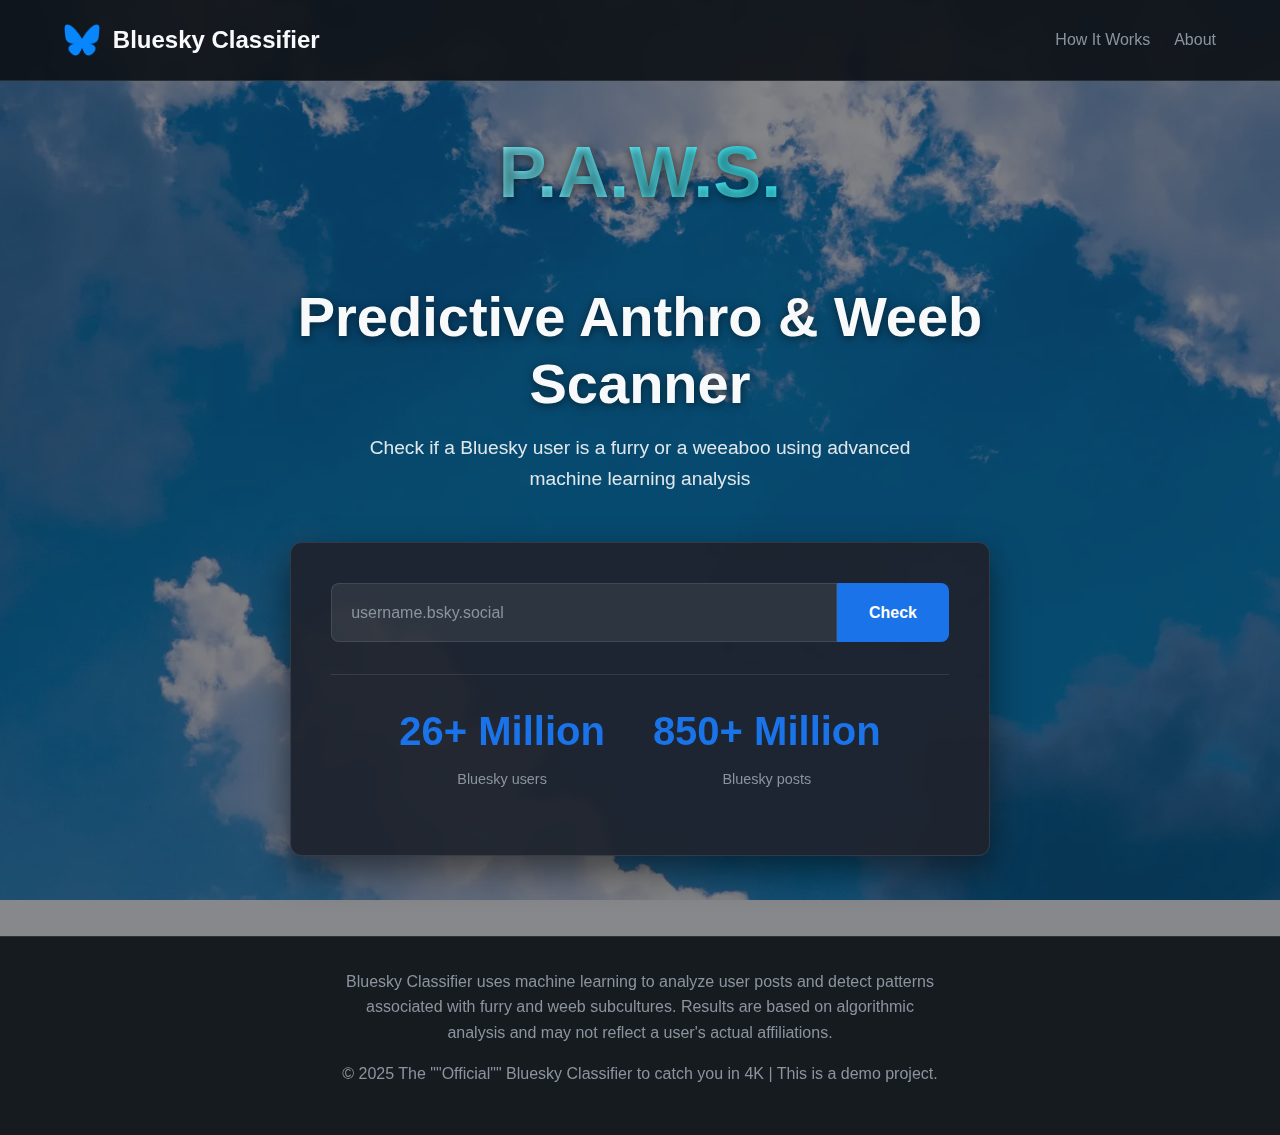
<file: www/index.html>
<!DOCTYPE html>
<html lang="en">
<head>
  <meta charset="UTF-8">
  <meta name="viewport" content="width=device-width, initial-scale=1.0">
  <title>Bluesky Classifier</title>
  <link rel="stylesheet" href="https://cdnjs.cloudflare.com/ajax/libs/font-awesome/6.7.1/css/all.min.css">
  <link rel="stylesheet" href="style.css">
</head>
<body>
  <header>
    <a href="index.html" class="logo">
    <img src="Bluesky_Logo.png" alt="Bluesky Logo" class="logo-icon">
        Bluesky Classifier
    </a>
    <nav>
      <a href="how-it-works.html">How It Works</a>
      <a href="about.html">About</a>
    </nav>
  </header>
  
  <main>
    <div class="hero">
      <h1><span>P.A.W.S.</span><br>Predictive Anthro & Weeb Scanner</h1>
      <p>Check if a Bluesky user is a furry or a weeaboo using advanced machine learning analysis</p>
    </div>
    
    <div class="classifier-container">
      <div class="input-group">
        <input type="text" id="username" placeholder="username.bsky.social">
        <button id="check-btn">Check</button>
      </div>
      
      <div class="loading" id="loading">
        <div class="spinner"></div>
        <p>Analyzing user posts with machine learning...</p>
      </div>
      
      <div class="result-container" id="result-container">
        <div class="result-header">
          <h2>Classification Results</h2>
          <p id="result-username">@username.bsky.social</p>
        </div>
        
        <div class="result-content">
          <div class="classification-card primary">
            <h3>Primary Classification</h3>
            <div class="classification-value weeb" id="primary-result">Weeb</div>
          </div>
          
          <div class="classification-card secondary">
            <h3>Secondary Classification</h3>
            <div class="classification-value furry" id="secondary-result">Slight Furry</div>
          </div>
          
          <div class="scores">
            <div class="score-item">
              <div class="score-value" id="weeb-score">0.00</div>
              <div class="score-label">Weeb Score</div>
            </div>
            <div class="score-item">
              <div class="score-value" id="furry-score">0.00</div>
              <div class="score-label">Furry Score</div>
            </div>
          </div>
        </div>
        
        <div class="new-search">
          <button id="new-search-btn">Check Another User</button>
        </div>
      </div>
      
      <div class="stats" id="stats">
        <div class="stat-item">
          <div class="stat-value" id="user-count">26+ Million</div>
          <div class="stat-label">Bluesky users</div>
        </div>
        <div class="stat-item">
          <div class="stat-value" id="post-count">850+ Million</div>
          <div class="stat-label">Bluesky posts</div>
        </div>
      </div>
    </div>
  </main>
  
  <footer>
    <div class="footer-content">
      <p>Bluesky Classifier uses machine learning to analyze user posts and detect patterns associated with furry and weeb subcultures. Results are based on algorithmic analysis and may not reflect a user's actual affiliations.</p>
      <p class="copyright">© 2025 The ""Official"" Bluesky Classifier to catch you in 4K | This is a demo project.</p>
    </div>
  </footer>

  <script src="script.js"></script>
</body>
</html>
</file>
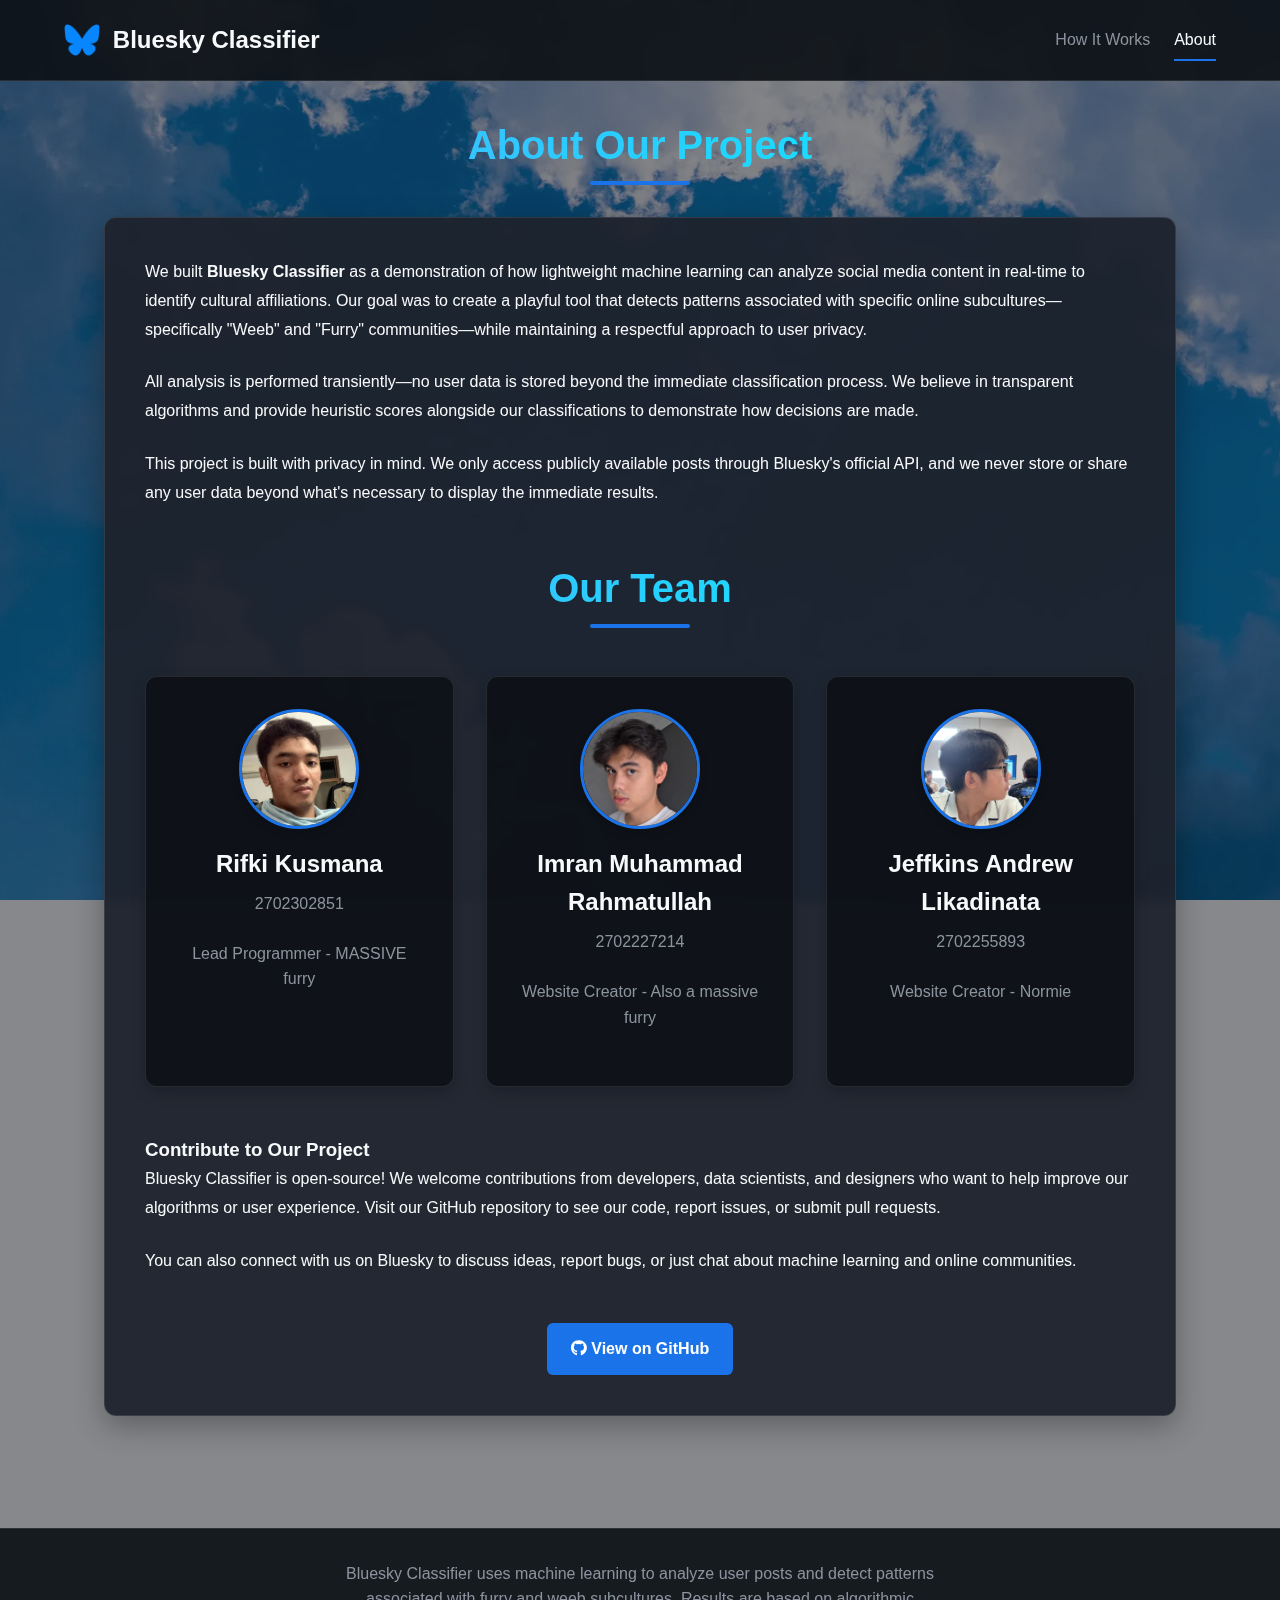
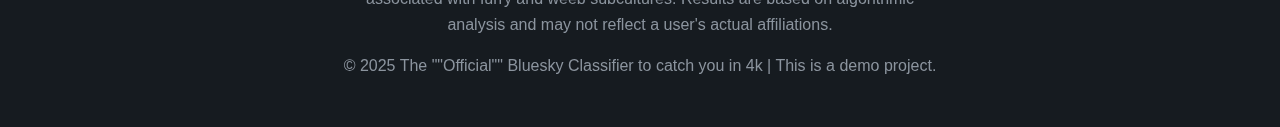
<file: www/about.html>
<!DOCTYPE html>
<html lang="en">
<head>
  <meta charset="UTF-8" />
  <meta name="viewport" content="width=device-width, initial-scale=1.0" />
  <title>About - Bluesky Classifier</title>
  <link rel="stylesheet" href="https://cdnjs.cloudflare.com/ajax/libs/font-awesome/6.4.0/css/all.min.css" />
  <link rel="stylesheet" href="style.css" />
</head>
<body>
  <header>
    <a href="index.html" class="logo">
      <img src="Bluesky_Logo.png" alt="Bluesky Logo" class="logo-icon">
      Bluesky Classifier
    </a>
    <nav>
      <a href="how-it-works.html">How It Works</a>
      <a href="about.html" class="active">About</a>
    </nav>
  </header>

  <main class="page-content">
    <section id="about">
      <h2 class="section-title">About Our Project</h2>
      
      <div class="about-content">
        <div class="about-description">
          <p>
            We built <strong>Bluesky Classifier</strong> as a demonstration of how lightweight machine learning 
            can analyze social media content in real-time to identify cultural affiliations. Our goal was to create 
            a playful tool that detects patterns associated with specific online subcultures—specifically "Weeb" 
            and "Furry" communities—while maintaining a respectful approach to user privacy.
          </p>
          <p>
            All analysis is performed transiently—no user data is stored beyond the immediate classification process. 
            We believe in transparent algorithms and provide heuristic scores alongside our classifications to 
            demonstrate how decisions are made.
          </p>
          <p>
            This project is built with privacy in mind. We only access publicly available posts through Bluesky's 
            official API, and we never store or share any user data beyond what's necessary to display the immediate results.
          </p>
        </div>
        
        <h2 class="section-title" style="margin-top: 3rem;">Our Team</h2>
        
        <div class="team-members">
          <div class="member-card">
            <img src="Rifki.jpg" alt="Rifki" class="member-photo">
            <h3>Rifki Kusmana</h3>
            <p>2702302851</p>
            <p>Lead Programmer - MASSIVE furry</p>
          </div>
          
          <div class="member-card">
            <img src="Imran.jpg" alt="Imran" class="member-photo">
            <h3>Imran Muhammad Rahmatullah</h3>
            <p>2702227214</p>
            <p>Website Creator - Also a massive furry</p>
          </div>
          
          <div class="member-card">
            <img src="Jeffkins.jpg" alt="Jeffkins" class="member-photo">
            <h3>Jeffkins Andrew Likadinata</h3>
            <p>2702255893</p>
            <p>Website Creator - Normie</p>
          </div>
        </div>
        
        <div class="about-description">
          <h3>Contribute to Our Project</h3>
          <p>
            Bluesky Classifier is open-source! We welcome contributions from developers, data scientists, 
            and designers who want to help improve our algorithms or user experience. Visit our GitHub repository 
            to see our code, report issues, or submit pull requests.
          </p>
          <p>
            You can also connect with us on Bluesky to discuss ideas, report bugs, or just chat about machine 
            learning and online communities.
          </p>
          <div style="text-align: center; margin-top: 2rem;">
            <a href="https://github.com/spamhamneggs/FinalProjectCOMP6577" class="github-button">
              <i class="fab fa-github"></i> View on GitHub
            </a>
          </div>
        </div>
      </div>
    </section>
  </main>

  <footer>
    <div class="footer-content">
      <p>
        Bluesky Classifier uses machine learning to analyze user posts and
        detect patterns associated with furry and weeb subcultures. Results
        are based on algorithmic analysis and may not reflect a user's
        actual affiliations.
      </p>
      <p class="copyright">
        © 2025 The ""Official"" Bluesky Classifier to catch you in 4k | This is a demo project.
      </p>
    </div>
  </footer>

  <script>
    // Add smooth scrolling for navigation
    document.querySelectorAll('nav a').forEach(anchor => {
      anchor.addEventListener('click', function(e) {
        if(this.getAttribute('href').startsWith('#')) {
          e.preventDefault();
          
          const targetId = this.getAttribute('href');
          const targetElement = document.querySelector(targetId);
          
          if (targetElement) {
            window.scrollTo({
              top: targetElement.offsetTop - 80,
              behavior: 'smooth'
            });
          }
        }
      });
    });
  </script>
</body>
</html>
</file>
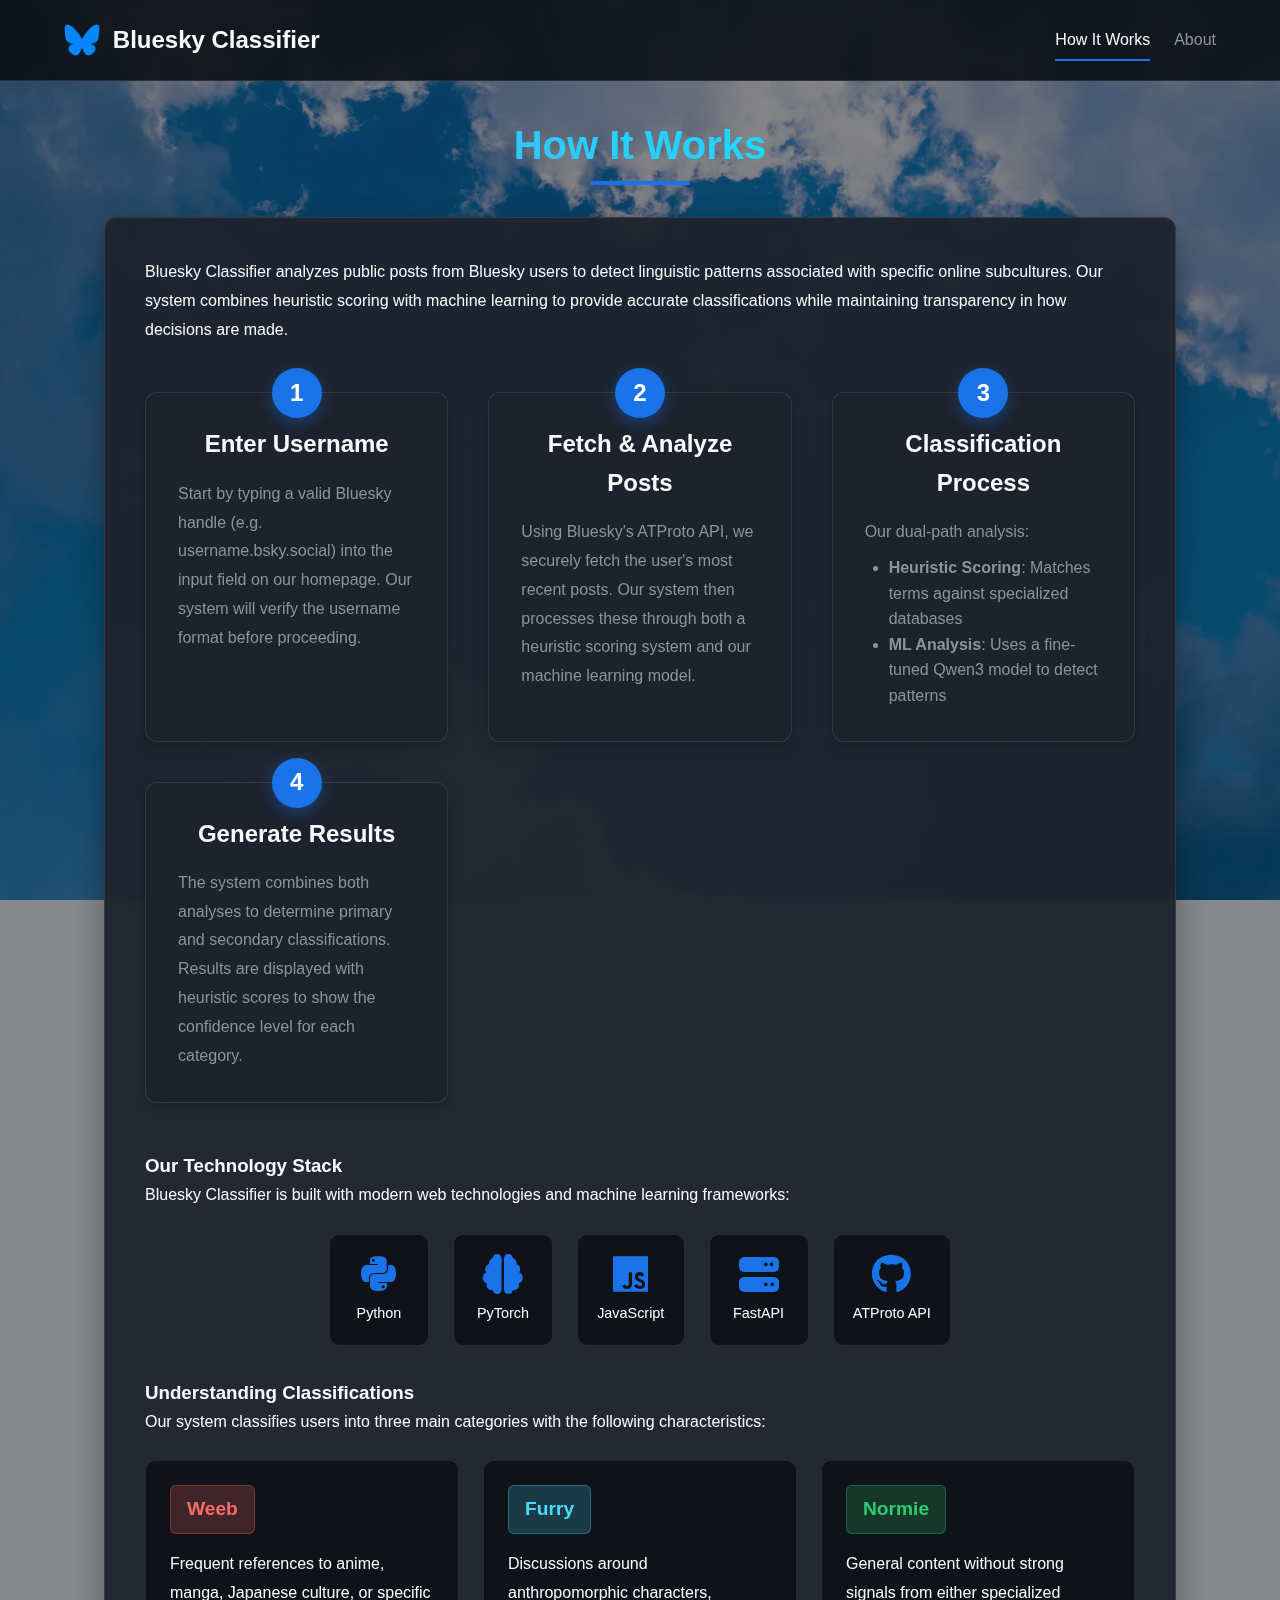
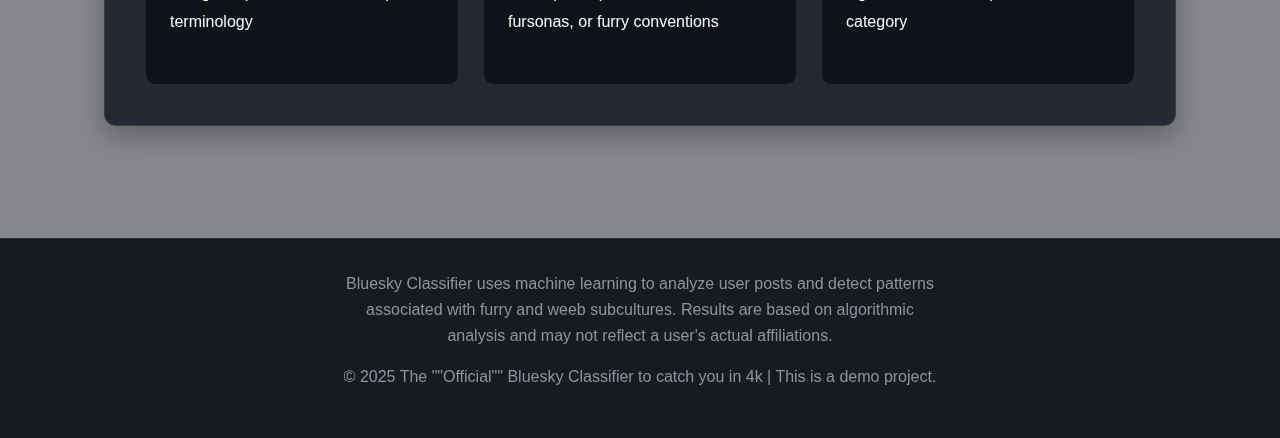
<file: www/how-it-works.html>
<!DOCTYPE html>
<html lang="en">
<head>
  <meta charset="UTF-8" />
  <meta name="viewport" content="width=device-width, initial-scale=1.0" />
  <title>How It Works - Bluesky Classifier</title>
  <link rel="stylesheet" href="https://cdnjs.cloudflare.com/ajax/libs/font-awesome/6.4.0/css/all.min.css" />
  <link rel="stylesheet" href="style.css" />
</head>
<body>
  <header>
    <a href="index.html" class="logo">
      <img src="Bluesky_Logo.png" alt="Bluesky Logo" class="logo-icon">
      Bluesky Classifier
    </a>
    <nav>
      <a href="how-it-works.html" class="active">How It Works</a>
      <a href="about.html">About</a>
    </nav>
  </header>

  <main class="page-content">
    <section id="how-it-works">
      <h2 class="section-title">How It Works</h2>
      
      <div class="about-content">
        <div class="about-description">
          <p>
            Bluesky Classifier analyzes public posts from Bluesky users to detect linguistic patterns 
            associated with specific online subcultures. Our system combines heuristic scoring with 
            machine learning to provide accurate classifications while maintaining transparency in how 
            decisions are made.
          </p>
        </div>
        
        <div class="how-steps">
          <div class="how-step" data-step="1">
            <h3>Enter Username</h3>
            <p>
              Start by typing a valid Bluesky handle (e.g. <code>username.bsky.social</code>) 
              into the input field on our homepage. Our system will verify the username format 
              before proceeding.
            </p>
          </div>
          
          <div class="how-step" data-step="2">
            <h3>Fetch & Analyze Posts</h3>
            <p>
              Using Bluesky's ATProto API, we securely fetch the user's most recent posts. 
              Our system then processes these through both a heuristic scoring system and 
              our machine learning model.
            </p>
          </div>
          
          <div class="how-step" data-step="3">
            <h3>Classification Process</h3>
            <p>
              Our dual-path analysis:
              <ul style="color: var(--gray); padding-left: 1.5rem; margin-top: 0.5rem;">
                <li><strong>Heuristic Scoring</strong>: Matches terms against specialized databases</li>
                <li><strong>ML Analysis</strong>: Uses a fine-tuned Qwen3 model to detect patterns</li>
              </ul>
            </p>
          </div>
          
          <div class="how-step" data-step="4">
            <h3>Generate Results</h3>
            <p>
              The system combines both analyses to determine primary and secondary classifications. 
              Results are displayed with heuristic scores to show the confidence level for each category.
            </p>
          </div>
        </div>
        
        <div class="about-description">
          <h3>Our Technology Stack</h3>
          <p>
            Bluesky Classifier is built with modern web technologies and machine learning frameworks:
          </p>
          
          <div class="tech-stack">
            <div class="tech-item">
              <i class="fab fa-python"></i>
              <span>Python</span>
            </div>
            <div class="tech-item">
              <i class="fas fa-brain"></i>
              <span>PyTorch</span>
            </div>
            <div class="tech-item">
              <i class="fab fa-js"></i>
              <span>JavaScript</span>
            </div>
            <div class="tech-item">
              <i class="fas fa-server"></i>
              <span>FastAPI</span>
            </div>
            <div class="tech-item">
              <i class="fab fa-github"></i>
              <span>ATProto API</span>
            </div>
          </div>
          
          <h3 style="margin-top: 2rem;">Understanding Classifications</h3>
          <p>
            Our system classifies users into three main categories with the following characteristics:
          </p>
          
          <div class="classification-examples">
            <div class="class-example">
              <div class="class-label weeb">Weeb</div>
              <p>Frequent references to anime, manga, Japanese culture, or specific terminology</p>
            </div>
            <div class="class-example">
              <div class="class-label furry">Furry</div>
              <p>Discussions around anthropomorphic characters, fursonas, or furry conventions</p>
            </div>
            <div class="class-example">
              <div class="class-label normie">Normie</div>
              <p>General content without strong signals from either specialized category</p>
            </div>
          </div>
        </div>
      </div>
    </section>
  </main>

  <footer>
    <div class="footer-content">
      <p>
        Bluesky Classifier uses machine learning to analyze user posts and
        detect patterns associated with furry and weeb subcultures. Results
        are based on algorithmic analysis and may not reflect a user's
        actual affiliations.
      </p>
      <p class="copyright">
        © 2025 The ""Official"" Bluesky Classifier to catch you in 4k | This is a demo project.
      </p>
    </div>
  </footer>
</body>
</html>
</file>
<file: www/style.css>
:root {
  --primary: #1a73e8;
  --primary-dark: #0d47a1;
  --secondary: #f50057;
  --light: #f8f9fa;
  --gray: #8b949e;
  --dark-bg: rgba(13, 17, 23, 0.92);
  --card-bg: rgba(30, 35, 45, 0.95);
  --border: rgba(255, 255, 255, 0.1);
  --success: #2ecc71;
  --warning: #f39c12;
}

* {
  margin: 0;
  padding: 0;
  box-sizing: border-box;
  font-family: 'Segoe UI', Tahoma, Geneva, Verdana, sans-serif;
}

body {
  background: url('bsks.webp') no-repeat center center fixed;
  background-size: cover;
  background-attachment: fixed;
  color: var(--light);
  min-height: 100vh;
  display: flex;
  flex-direction: column;
  line-height: 1.6;
  position: relative;
  overflow-x: hidden; 
}

body::before {
  content: '';
  position: absolute;
  top: 0;
  left: 0;
  width: 100%;
  height: 100%;
  background: rgba(13, 17, 23, 0.5);
  z-index: -1;
}

/* Header */
header {
  background-color: var(--dark-bg);
  padding: 1.2rem 5%;
  display: flex;
  justify-content: space-between;
  align-items: center;
  border-bottom: 1px solid var(--border);
  position: sticky;
  top: 0;
  z-index: 100;
  backdrop-filter: blur(5px);
}

.logo {
    display: flex;
    align-items: center;
    font-size: 1.5rem;
    font-weight: 700;
    color: var(--light);
    text-decoration: none;
}

.logo-icon {
    width: 36px;
    height: auto;
    margin-right: 0.8rem;
}

@media (max-width: 480px) {
    .logo-icon {
        width: 30px;
    }
}

nav {
  display: flex;
  gap: 1.5rem;
}

nav a {
  color: var(--gray);
  text-decoration: none;
  font-weight: 500;
  transition: color 0.3s;
  padding: 0.5rem 0;
  position: relative;
}

nav a:hover,
nav a.active {
  color: var(--light);
}

nav a::after {
  content: '';
  position: absolute;
  bottom: 0;
  left: 0;
  width: 0;
  height: 2px;
  background: var(--primary);
  transition: width 0.3s;
}

nav a:hover::after,
nav a.active::after {
  width: 100%;
}

/* Main Content */
main {
  flex: 1;
  display: flex;
  flex-direction: column;
  align-items: center;
  padding: 3rem 5%;
  max-width: 1200px;
  margin: 0 auto;
  width: 100%;
}

.hero {
  text-align: center;
  margin-bottom: 3rem;
  max-width: 800px;
}

.hero h1 {
  font-size: 3.5rem;
  margin-bottom: 1rem;
  line-height: 1.2;
  color: var(--light);
  text-shadow: 0 2px 10px rgba(0,0,0,0.5);
}

.hero h1 span {
  display: block;
  font-size: 4.5rem;
  font-weight: 800;
  background: linear-gradient(to right, #b6f0ff, #00f2fe);
  -webkit-background-clip: text;
  background-clip: text;
  color: transparent;
}

.hero p {
  font-size: 1.2rem;
  color: var(--light);
  max-width: 600px;
  margin: 0 auto;
  opacity: 0.9;
}

/* Classifier Container */
.classifier-container {
  background: var(--card-bg);
  border: 1px solid var(--border);
  border-radius: 12px;
  padding: 2.5rem;
  width: 100%;
  max-width: 700px;
  box-shadow: 0 15px 35px rgba(0, 0, 0, 0.5);
  backdrop-filter: blur(5px);
}

.input-group {
  display: flex;
  margin-bottom: 1.5rem;
  position: relative;
}

.input-group input {
  flex: 1;
  padding: 1.2rem;
  background: rgba(255, 255, 255, 0.08);
  border: 1px solid var(--border);
  border-radius: 8px 0 0 8px;
  color: var(--light);
  font-size: 1rem;
  outline: none;
  transition: all 0.3s;
}

.input-group input:focus {
  border-color: var(--primary);
  background: rgba(255, 255, 255, 0.12);
}

.input-group input::placeholder {
  color: var(--gray);
}

.input-group button {
  background: var(--primary);
  color: white;
  border: none;
  padding: 0 2rem;
  border-radius: 0 8px 8px 0;
  font-size: 1rem;
  font-weight: 600;
  cursor: pointer;
  transition: background 0.3s;
}

.input-group button:hover {
  background: var(--primary-dark);
}

.disclaimer {
  color: var(--gray);
  font-size: 0.9rem;
  text-align: center;
  margin-top: 1rem;
}

/* Stats */
.stats {
  display: flex;
  justify-content: center;
  gap: 3rem;
  margin-top: 2rem;
  padding: 1.5rem;
  border-top: 1px solid var(--border);
}

.stat-item {
  text-align: center;
}

.stat-value {
  font-size: 2.5rem;
  font-weight: 700;
  color: var(--primary);
  margin-bottom: 0.3rem;
}

.stat-label {
  color: var(--gray);
  font-size: 0.9rem;
}

/* Results Container */
.result-container {
  display: none;
  margin-top: 2rem;
  background: rgba(26, 115, 232, 0.15);
  border: 1px solid rgba(26, 115, 232, 0.3);
  border-radius: 12px;
  padding: 2rem;
  animation: fadeIn 0.5s ease-out;
}

@keyframes fadeIn {
  from { opacity: 0; transform: translateY(10px); }
  to { opacity: 1; transform: translateY(0); }
}

.result-header {
  text-align: center;
  margin-bottom: 1.5rem;
  padding-bottom: 1rem;
  border-bottom: 1px solid var(--border);
}

.result-header h2 {
  font-size: 1.8rem;
  margin-bottom: 0.5rem;
  color: var(--light);
}

.result-content {
  display: grid;
  grid-template-columns: 1fr 1fr;
  gap: 2rem;
}

.classification-card {
  background: var(--dark-bg);
  border-radius: 10px;
  padding: 1.5rem;
  text-align: center;
  border: 1px solid var(--border);
  transition: transform 0.3s;
}

.classification-card:hover {
  transform: translateY(-5px);
}

.classification-card.primary {
  border-top: 4px solid var(--primary);
}

.classification-card.secondary {
  border-top: 4px solid var(--secondary);
}

.classification-card h3 {
  font-size: 1.1rem;
  margin-bottom: 1rem;
  color: var(--gray);
}

.classification-value {
  font-size: 2rem;
  font-weight: 700;
  margin-bottom: 1rem;
}

.weeb {
  color: #ff6b6b;
}

.furry {
  color: #48dbfb;
}

.normie {
  color: var(--success);
}

.scores {
  grid-column: span 2;
  display: flex;
  justify-content: space-around;
  margin-top: 1rem;
}

.score-item {
  text-align: center;
  background: rgba(255, 255, 255, 0.05);
  padding: 1rem;
  border-radius: 8px;
  width: 45%;
}

.score-value {
  font-size: 1.8rem;
  font-weight: 700;
  margin-bottom: 0.3rem;
}

.score-label {
  color: var(--gray);
  font-size: 0.9rem;
}

.new-search {
  text-align: center;
  margin-top: 1.5rem;
}

.new-search button {
  background: transparent;
  color: var(--primary);
  border: 1px solid var(--primary);
  padding: 0.7rem 1.5rem;
  border-radius: 6px;
  font-size: 1rem;
  font-weight: 600;
  cursor: pointer;
  transition: all 0.3s;
}

.new-search button:hover {
  background: rgba(26, 115, 232, 0.1);
}

/* Footer */
footer {
  background: var(--dark-bg);
  text-align: center;
  padding: 2rem 5%;
  border-top: 1px solid var(--border);
  margin-top: 2rem;
  backdrop-filter: blur(5px);
}

.footer-content {
  max-width: 600px;
  margin: 0 auto;
}

.footer-content p {
  color: var(--gray);
  margin-bottom: 1rem;
  line-height: 1.6;
}

copyright {
  font-size: 0.9rem;
  color: var(--gray);
  margin-top: 1.5rem;
}

/* Loading Indicator */
.loading {
  display: none;
  text-align: center;
  padding: 2rem;
}

.spinner {
  width: 50px;
  height: 50px;
  border: 5px solid rgba(26, 115, 232, 0.3);
  border-radius: 50%;
  border-top: 5px solid var(--primary);
  animation: spin 1s linear infinite;
  margin: 0 auto 1rem;
}

@keyframes spin {
  0% { transform: rotate(0deg); }
  100% { transform: rotate(360deg); }
}

/* Responsive */
@media (max-width: 768px) { /* … */ }
@media (max-width: 480px) { /* … */ }

/* Add these styles to your existing style.css */

/* Page-specific styles */
.page-content {
  max-width: 1200px;
  margin: 0 auto;
  padding: 2rem 5%;
  width: 100%;
}

.section-title {
  text-align: center;
  font-size: 2.5rem;
  margin-bottom: 2rem;
  background: linear-gradient(to right, #4facfe, #00f2fe);
  -webkit-background-clip: text;
  background-clip: text;
  color: transparent;
  padding-bottom: 0.5rem;
  position: relative;
}

.section-title::after {
  content: '';
  position: absolute;
  bottom: 0;
  left: 50%;
  transform: translateX(-50%);
  width: 100px;
  height: 4px;
  background: var(--primary);
  border-radius: 2px;
}

/* About Page Styles */
.about-content {
  background: var(--card-bg);
  border: 1px solid var(--border);
  border-radius: 12px;
  padding: 2.5rem;
  box-shadow: 0 10px 30px rgba(0, 0, 0, 0.3);
  backdrop-filter: blur(5px);
  margin-bottom: 3rem;
}

.team-members {
  display: grid;
  grid-template-columns: repeat(auto-fit, minmax(250px, 1fr));
  gap: 2rem;
  margin: 3rem 0;
}

.member-card {
  background: var(--dark-bg);
  border-radius: 12px;
  padding: 2rem;
  text-align: center;
  border: 1px solid var(--border);
  transition: all 0.3s ease;
  box-shadow: 0 5px 15px rgba(0, 0, 0, 0.2);
}

/* Add these styles to your CSS */
.member-photo {
  width: 120px;
  height: 120px;
  border-radius: 50%;
  object-fit: cover;
  border: 3px solid var(--primary);
  margin: 0 auto 1rem;
  display: block;
  box-shadow: 0 4px 8px rgba(0, 0, 0, 0.2);
}

.member-card:hover {
  transform: translateY(-10px);
  border-color: var(--primary);
}

.member-card h3 {
  font-size: 1.5rem;
  margin-bottom: 0.5rem;
  color: var(--light);
}

.member-card p {
  color: var(--gray);
  margin-bottom: 1.5rem;
}

.about-description p {
  margin-bottom: 1.5rem;
  line-height: 1.8;
  color: var(--light);
}

/* How It Works Page Styles */
.how-steps {
  display: grid;
  grid-template-columns: repeat(auto-fit, minmax(300px, 1fr));
  gap: 2.5rem;
  margin: 3rem 0;
}

.how-step {
  background: var(--card-bg);
  border: 1px solid var(--border);
  border-radius: 12px;
  padding: 2rem;
  position: relative;
  box-shadow: 0 5px 15px rgba(0, 0, 0, 0.2);
  transition: all 0.3s ease;
}

.how-step:hover {
  transform: translateY(-10px);
  border-color: var(--primary);
}

.how-step::before {
  content: attr(data-step);
  position: absolute;
  top: -25px;
  left: 50%;
  transform: translateX(-50%);
  width: 50px;
  height: 50px;
  background: var(--primary);
  color: white;
  border-radius: 50%;
  display: flex;
  align-items: center;
  justify-content: center;
  font-size: 1.5rem;
  font-weight: bold;
  box-shadow: 0 5px 15px rgba(26, 115, 232, 0.4);
}

.how-step h3 {
  font-size: 1.5rem;
  color: var(--light);
  margin-bottom: 1rem;
  text-align: center;
}

.how-step p {
  color: var(--gray);
  line-height: 1.8;
}

/* Responsive Adjustments */
@media (max-width: 768px) {
  .section-title {
    font-size: 2rem;
  }
  
  .about-content,
  .how-step {
    padding: 1.5rem;
  }
}

@media (max-width: 480px) {
  .section-title {
    font-size: 1.8rem;
  }
  
  .team-members,
  .how-steps {
    grid-template-columns: 1fr;
  }
}

/* Add these to your style.css */
.github-button {
  display: inline-block;
  background: var(--primary);
  color: white;
  padding: 0.8rem 1.5rem;
  border-radius: 6px;
  text-decoration: none;
  font-weight: 600;
  transition: background 0.3s;
  margin-top: 1rem;
}

.github-button:hover {
  background: var(--primary-dark);
}

.tech-stack {
  display: flex;
  flex-wrap: wrap;
  gap: 1.5rem;
  justify-content: center;
  margin: 1.5rem 0;
}

.tech-item {
  display: flex;
  flex-direction: column;
  align-items: center;
  background: var(--dark-bg);
  padding: 1.2rem;
  border-radius: 10px;
  border: 1px solid var(--border);
  min-width: 100px;
  transition: transform 0.3s;
}

.tech-item i {
  font-size: 2.5rem;
  margin-bottom: 0.5rem;
  color: var(--primary);
}

.tech-item span {
  color: var(--light);
  font-size: 0.9rem;
  text-align: center;
}

.classification-examples {
  display: grid;
  grid-template-columns: repeat(auto-fit, minmax(250px, 1fr));
  gap: 1.5rem;
  margin-top: 1rem;
}

.class-example {
  background: var(--dark-bg);
  border-radius: 10px;
  padding: 1.5rem;
  border: 1px solid var(--border);
}

.class-label {
  font-size: 1.2rem;
  font-weight: 700;
  padding: 0.5rem 1rem;
  border-radius: 6px;
  display: inline-block;
  margin-bottom: 1rem;
}

.class-label.weeb {
  background: rgba(255, 107, 107, 0.2);
  color: #ff6b6b;
  border: 1px solid rgba(255, 107, 107, 0.3);
}

.class-label.furry {
  background: rgba(72, 219, 251, 0.2);
  color: #48dbfb;
  border: 1px solid rgba(72, 219, 251, 0.3);
}

.class-label.normie {
  background: rgba(46, 204, 113, 0.2);
  color: #2ecc71;
  border: 1px solid rgba(46, 204, 113, 0.3);
}
</file>
